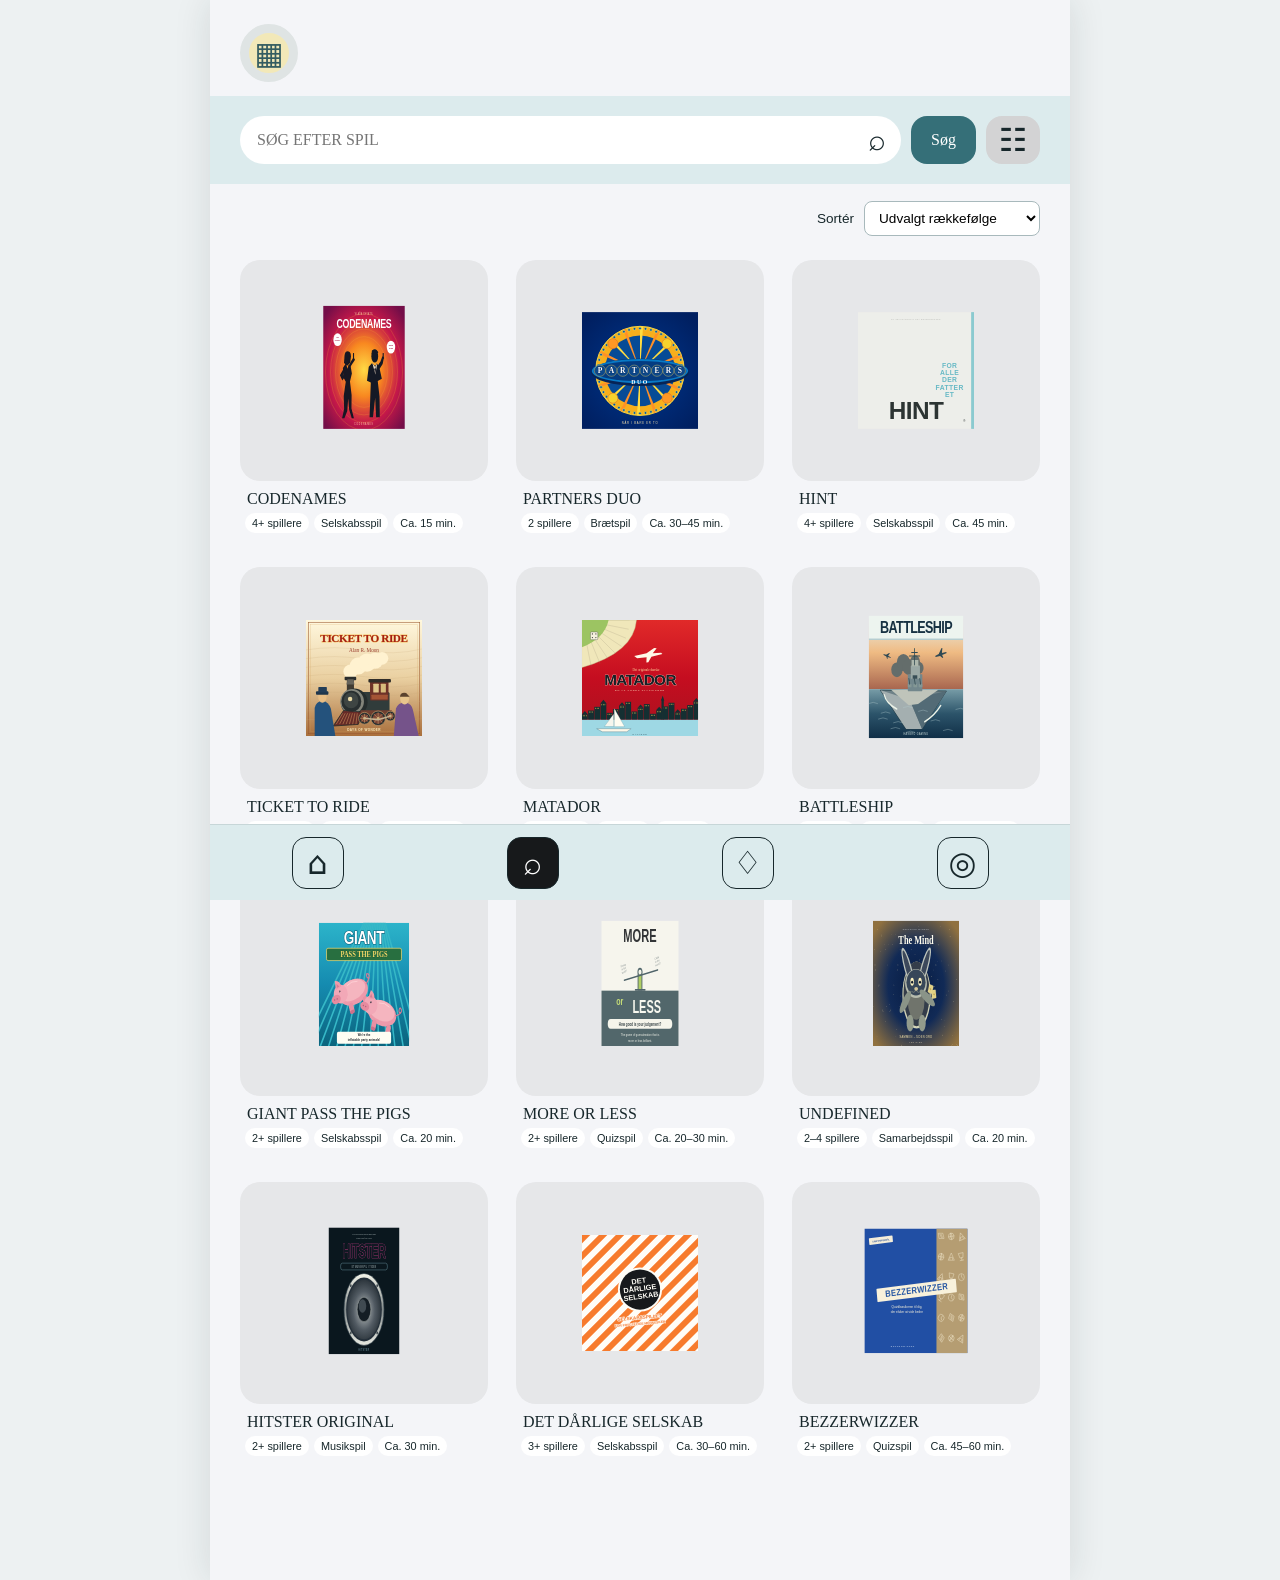
<file: index.html>
<!DOCTYPE html>
<html lang="da">
<head>
    <meta charset="UTF-8">
    <meta name="viewport" content="width=device-width, initial-scale=1.0">
    <meta name="description" content="Find bræt- og selskabsspil i Spilcaféen.">
    <title>Find et spil · Spilcaféen</title>
    <link rel="stylesheet" href="style.css">
</head>
<body>
    <div class="app-shell">
        <header class="topbar" aria-label="Spilcaféen">
            <a class="logo" href="index.html" aria-label="Spilcaféens forside">▦</a>
        </header>
        <main>
            <section class="search-band" aria-labelledby="page-title">
                <h1 id="page-title" class="sr-only">Find et spil</h1>
                <label class="search-box">
                    <span class="sr-only">Søg efter spil</span>
                    <input type="search" id="search-input" placeholder="SØG EFTER SPIL" autocomplete="off">
                    <span aria-hidden="true">⌕</span>
                </label>
                <button id="search-button" class="search-button" type="button">Søg</button>
                <button id="filter-toggle" class="filter-button" type="button" aria-expanded="false" aria-controls="filter-panel" aria-label="Åbn filter">☷</button>
            </section>
            <label class="sort-control">Sortér
                <select id="sort-select">
                    <option value="standard">Udvalgt rækkefølge</option>
                    <option value="title-asc">Navn: A–Å</option>
                    <option value="time-asc">Korteste spilletid</option>
                    <option value="time-desc">Længste spilletid</option>
                </select>
            </label>
            <aside id="filter-panel" class="filter-panel" aria-hidden="true">
                <div class="filter-header">
                    <h2>Filter</h2>
                    <button id="close-filter" type="button" aria-label="Luk filter">×</button>
                </div>
                <fieldset>
                    <legend>Antal spillere</legend>
                    <div class="player-filters">
                        <label><input type="checkbox" name="players" value="2"><span>2</span></label>
                        <label><input type="checkbox" name="players" value="4"><span>4</span></label>
                        <label><input type="checkbox" name="players" value="5"><span>5+</span></label>
                    </div>
                </fieldset>
                <fieldset>
                    <legend>Kategori</legend>
                    <div id="category-filters" class="category-filters"></div>
                </fieldset>
                <fieldset>
                    <legend>Spilletid: højst <output id="time-output">120</output> min.</legend>
                    <input id="time-range" type="range" min="15" max="120" step="15" value="120">
                </fieldset>
                <fieldset>
                    <legend>Sværhedsgrad</legend>
                    <div class="difficulty-filters">
                        <label><input type="radio" name="difficulty" value=""><span>Alle</span></label>
                        <label><input type="radio" name="difficulty" value="Let"><span>Let</span></label>
                        <label><input type="radio" name="difficulty" value="Middel"><span>Middel</span></label>
                    </div>
                </fieldset>
                <div class="filter-actions">
                    <button id="reset-filters" type="button">Nulstil</button>
                    <button id="apply-filters" type="button">Gem</button>
                </div>
            </aside>
            <section id="products-container" class="games-grid" aria-live="polite"></section>
        </main>
        <nav class="bottom-nav" aria-label="Primær navigation">
            <a href="index.html" aria-label="Hjem">⌂</a>
            <a class="active" href="index.html" aria-current="page" aria-label="Søg">⌕</a>
            <a href="#" aria-label="Reservationer">♢</a>
            <a href="#" aria-label="Profil">◎</a>
        </nav>
    </div>
    <div id="overlay" class="overlay"></div>
    <script src="data.js"></script>
    <script src="scriptui.js"></script>
    <script src="scriptfilt.js"></script>
</body>
</html>
</file>
<file: style.css>
:root {
    --ink: #17272b;
    --paper: #f4f5f8;
    --soft-blue: #dcebed;
    --deep-teal: #356f78;
    --card: #e6e7e9;
}

* { box-sizing: border-box; }
body { margin: 0; color: var(--ink); background: #fff; font-family: Georgia, "Times New Roman", serif; }
button, input, select { font: inherit; }
button, select { cursor: pointer; }
.no-scroll { overflow: hidden; }
.sr-only { position: absolute; width: 1px; height: 1px; padding: 0; margin: -1px; overflow: hidden; clip: rect(0, 0, 0, 0); white-space: nowrap; border: 0; }

.app-shell {
    width: min(100%, 860px);
    min-height: 100vh;
    margin: 0 auto;
    padding-bottom: 82px;
    background: var(--paper);
    position: relative;
}

.topbar { height: 96px; padding: 24px 30px; background: var(--paper); }
.logo {
    display: grid;
    width: 58px;
    height: 58px;
    place-items: center;
    border: 9px solid #dfe4e4;
    border-radius: 50%;
    color: #335c61;
    background: #f2e8b8;
    text-decoration: none;
    font: 31px/1 system-ui, sans-serif;
}

.search-band {
    display: grid;
    grid-template-columns: minmax(0, 1fr) auto auto;
    gap: 10px;
    align-items: center;
    padding: 20px 30px;
    background: var(--soft-blue);
}
.search-box {
    display: grid;
    grid-template-columns: 1fr auto;
    align-items: center;
    height: 48px;
    padding: 0 15px;
    border-radius: 24px;
    background: #fff;
}
.search-box input { min-width: 0; border: 0; outline: 0; background: transparent; color: var(--ink); font-size: 1rem; }
.search-box span:last-child { font: 30px/1 system-ui, sans-serif; }
.search-button, .filter-button {
    height: 48px;
    border: 0;
    border-radius: 16px;
    color: #fff;
    background: var(--deep-teal);
}
.search-button { padding: 0 20px; }
.filter-button { width: 54px; color: var(--ink); background: #d3d3d4; font: 32px/1 system-ui, sans-serif; }

.sort-control {
    display: flex;
    gap: 10px;
    align-items: center;
    justify-content: flex-end;
    padding: 17px 30px 0;
    font: .85rem Arial, sans-serif;
}
.sort-control select { max-width: 210px; padding: 8px 26px 8px 10px; border: 1px solid #a8b9bc; border-radius: 8px; background: #fff; }

.games-grid {
    display: grid;
    grid-template-columns: repeat(2, minmax(0, 1fr));
    gap: 34px 28px;
    padding: 24px 30px 42px;
}
.game-card { display: flex; min-width: 0; flex-direction: column; color: inherit; text-decoration: none; }
.cover-frame {
    display: grid;
    aspect-ratio: 1.12;
    place-items: center;
    overflow: hidden;
    border-radius: 20px;
    background: var(--card);
    transition: transform .2s ease, box-shadow .2s ease;
}
.game-card:hover .cover-frame, .game-card:focus-visible .cover-frame { transform: translateY(-3px); box-shadow: 0 12px 25px rgba(23, 39, 43, .12); }
.cover-frame img { width: 78%; height: 78%; object-fit: contain; }
.game-title { margin: 9px 7px 5px; overflow: hidden; text-overflow: ellipsis; white-space: nowrap; text-transform: uppercase; font-size: 1rem; }
.game-facts { display: flex; flex-wrap: wrap; gap: 5px; margin: 0 5px; font: .68rem Arial, sans-serif; }
.game-facts span { padding: 4px 7px; border-radius: 99px; background: #fff; white-space: nowrap; }
.no-products { grid-column: 1 / -1; padding: 60px 0; text-align: center; }

.filter-panel {
    position: fixed;
    z-index: 30;
    top: 0;
    right: -440px;
    width: min(92vw, 420px);
    height: 100vh;
    padding: 26px 24px;
    overflow-y: auto;
    background: var(--paper);
    transition: right .25s ease;
}
.filter-panel.active { right: 0; }
.filter-header { display: flex; align-items: center; justify-content: space-between; padding-bottom: 18px; border-bottom: 1px solid var(--deep-teal); }
.filter-header h2 { margin: 0; font-size: 2.1rem; }
.filter-header button { border: 0; background: transparent; color: var(--ink); font-size: 2rem; }
.filter-panel fieldset { margin: 26px 0 0; padding: 0; border: 0; }
.filter-panel legend { margin-bottom: 14px; font-weight: 700; font-size: 1.08rem; }
.category-filters, .difficulty-filters { display: grid; gap: 10px; }
.category-filters label, .difficulty-filters label { display: flex; justify-content: space-between; align-items: center; cursor: pointer; }
.category-filters input, .difficulty-filters input { width: 21px; height: 21px; accent-color: var(--deep-teal); order: 2; }
.player-filters { display: grid; grid-template-columns: repeat(3, 1fr); gap: 10px; }
.player-filters label { display: block; }
.player-filters input { position: absolute; opacity: 0; }
.player-filters span { display: grid; height: 46px; place-items: center; border-radius: 7px; color: #fff; background: #d1d2d4; cursor: pointer; font: 700 1.1rem Arial, sans-serif; }
.player-filters input:checked + span { background: var(--deep-teal); }
#time-range { width: 100%; accent-color: var(--deep-teal); }
.filter-actions { display: grid; grid-template-columns: 1fr 1fr; gap: 30px; margin-top: 34px; }
.filter-actions button { padding: 12px; border: 0; border-radius: 22px; color: #fff; background: var(--deep-teal); }

.overlay { position: fixed; z-index: 20; inset: 0; visibility: hidden; opacity: 0; background: rgba(0,0,0,.35); transition: opacity .25s ease; }
.overlay.active { visibility: visible; opacity: 1; }

.bottom-nav {
    position: fixed;
    z-index: 10;
    bottom: 0;
    left: 50%;
    display: grid;
    width: min(100%, 860px);
    height: 76px;
    grid-template-columns: repeat(4, 1fr);
    align-items: center;
    transform: translateX(-50%);
    border-top: 1px solid #c7d6d8;
    background: var(--soft-blue);
}
.bottom-nav a {
    position: relative;
    display: grid;
    width: 52px;
    height: 52px;
    margin: auto;
    place-items: center;
    border: 1.5px solid var(--ink);
    border-radius: 14px;
    color: var(--ink);
    text-decoration: none;
    font: 32px/1 system-ui, sans-serif;
}
.bottom-nav a.active { color: #fff; background: #17191b; }
@media (min-width: 700px) {
    body { background: #edf1f2; }
    .app-shell { box-shadow: 0 0 35px rgba(23, 39, 43, .12); }
    .games-grid { grid-template-columns: repeat(3, minmax(0, 1fr)); }
}

@media (max-width: 450px) {
    .topbar { height: 80px; padding: 15px 18px; }
    .logo { width: 52px; height: 52px; }
    .search-band { padding: 15px 16px; gap: 7px; }
    .search-button { padding: 0 12px; }
    .filter-button { width: 48px; }
    .sort-control { padding-right: 17px; }
    .games-grid { gap: 27px 16px; padding: 20px 17px 35px; }
    .cover-frame { border-radius: 16px; }
    .game-facts span:nth-child(2) { display: none; }
}
</file>
<file: case_style.css>
:root {
    --ink: #17272b;
    --paper: #f4f5f8;
    --soft-blue: #dcebed;
    --pale-yellow: #f8edba;
    --yellow: #e8cf5c;
    --teal: #8dc4ca;
    --deep-teal: #2f7180;
}

* { box-sizing: border-box; }

body {
    margin: 0;
    color: var(--ink);
    background: #fff;
    font-family: Georgia, "Times New Roman", serif;
}

.detail-shell {
    width: min(100%, 520px);
    min-height: 100vh;
    margin: 0 auto;
    background: var(--paper);
    position: relative;
    padding-bottom: 76px;
}

.detail-main { padding: 14px 20px 28px; }

.back-link {
    display: grid;
    width: 32px;
    height: 32px;
    place-items: center;
    margin-bottom: 8px;
    border-radius: 50%;
    color: #245d65;
    background: #d8eeee;
    text-decoration: none;
    font: 25px/1 system-ui, sans-serif;
}

.cover-stage {
    display: grid;
    width: min(100%, 350px);
    height: 310px;
    margin: 0 auto 22px;
    place-items: center;
    border-radius: 18px;
    background: #e5e6e8;
}

.cover-stage img {
    display: block;
    width: 78%;
    height: 82%;
    object-fit: contain;
}

.game-copy { max-width: 440px; margin: 0 auto; }
.game-copy h1 { margin: 0 0 22px; font-size: clamp(1.45rem, 6vw, 2rem); text-transform: uppercase; }
.game-copy h2 { margin: 0 0 4px; font-size: 1rem; font-style: italic; font-weight: 400; }
.game-copy p { margin: 0 0 19px; font: 0.96rem/1.43 Arial, sans-serif; }

.placement {
    display: grid;
    min-height: 76px;
    margin: 26px 0 12px;
    padding: 12px;
    place-items: center;
    text-align: center;
    border-radius: 17px;
    background: var(--pale-yellow);
}
.placement strong { font-size: 1.05rem; }
.placement small { display: block; margin-top: -10px; font-size: 0.75rem; }

.reserve-button {
    display: grid;
    grid-template-columns: 54px 1fr 54px;
    width: 100%;
    min-height: 68px;
    align-items: center;
    padding: 6px 10px;
    border: 0;
    border-radius: 36px;
    color: var(--ink);
    background: var(--pale-yellow);
    cursor: pointer;
    font: 1rem Georgia, serif;
    transition: background .2s ease, transform .2s ease;
}
.reserve-button::after { content: ""; }
.reserve-button:hover { transform: translateY(-1px); }
.reserve-dot { width: 46px; height: 46px; border-radius: 50%; background: var(--yellow); }
.reserve-button.reserved { background: var(--teal); }
.reserve-button.reserved .reserve-dot { grid-column: 3; background: var(--deep-teal); }
.reserve-button.reserved #reserve-label { grid-column: 1 / 3; grid-row: 1; text-align: left; padding-left: 4px; }
.reserve-button.reserved::after { display: none; }

.bottom-nav {
    position: fixed;
    z-index: 10;
    bottom: 0;
    left: 50%;
    display: grid;
    width: min(100%, 520px);
    height: 70px;
    grid-template-columns: repeat(4, 1fr);
    align-items: center;
    transform: translateX(-50%);
    border-top: 1px solid #c7d6d8;
    background: var(--soft-blue);
}
.bottom-nav a {
    position: relative;
    display: grid;
    width: 48px;
    height: 48px;
    margin: auto;
    place-items: center;
    border: 1.5px solid var(--ink);
    border-radius: 13px;
    color: var(--ink);
    text-decoration: none;
    font: 30px/1 system-ui, sans-serif;
}
@media (min-width: 760px) {
    body { background: #edf1f2; }
    .detail-shell { box-shadow: 0 0 35px rgba(23, 39, 43, .12); }
}
</file>
